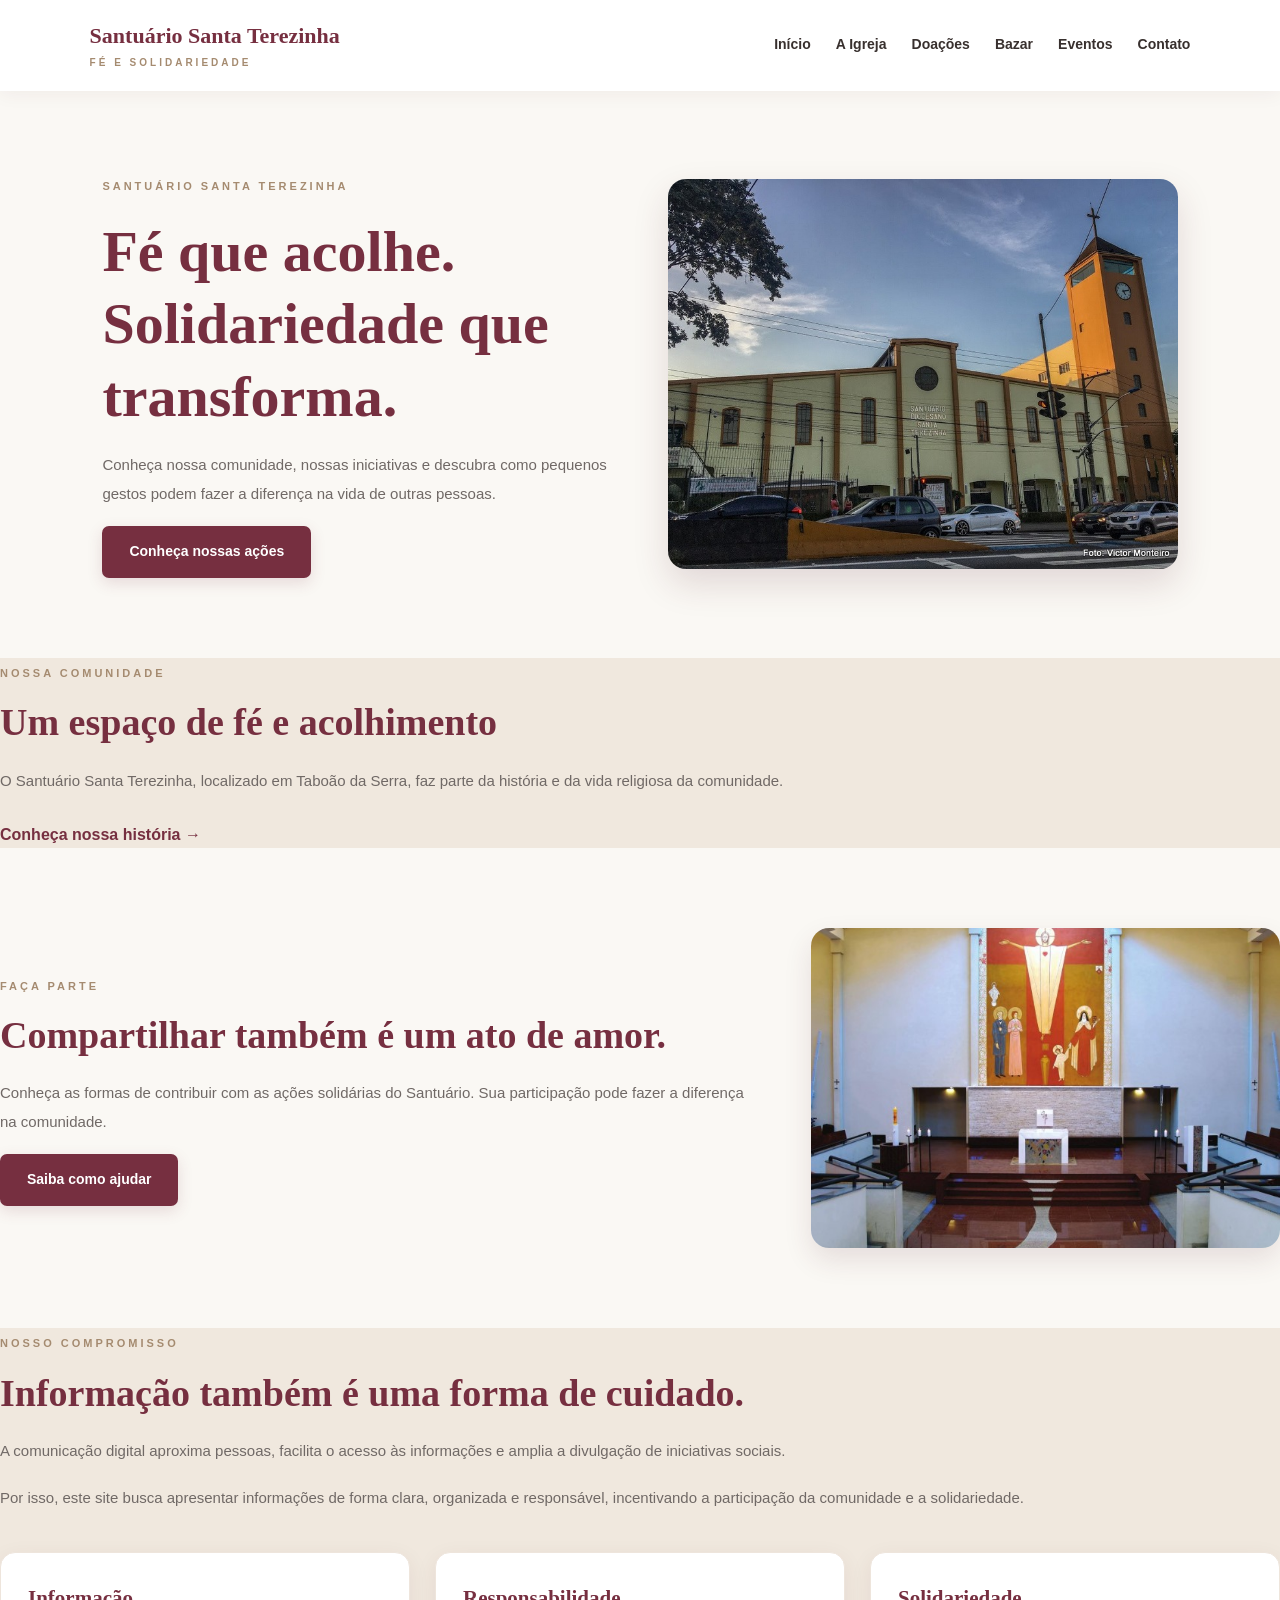
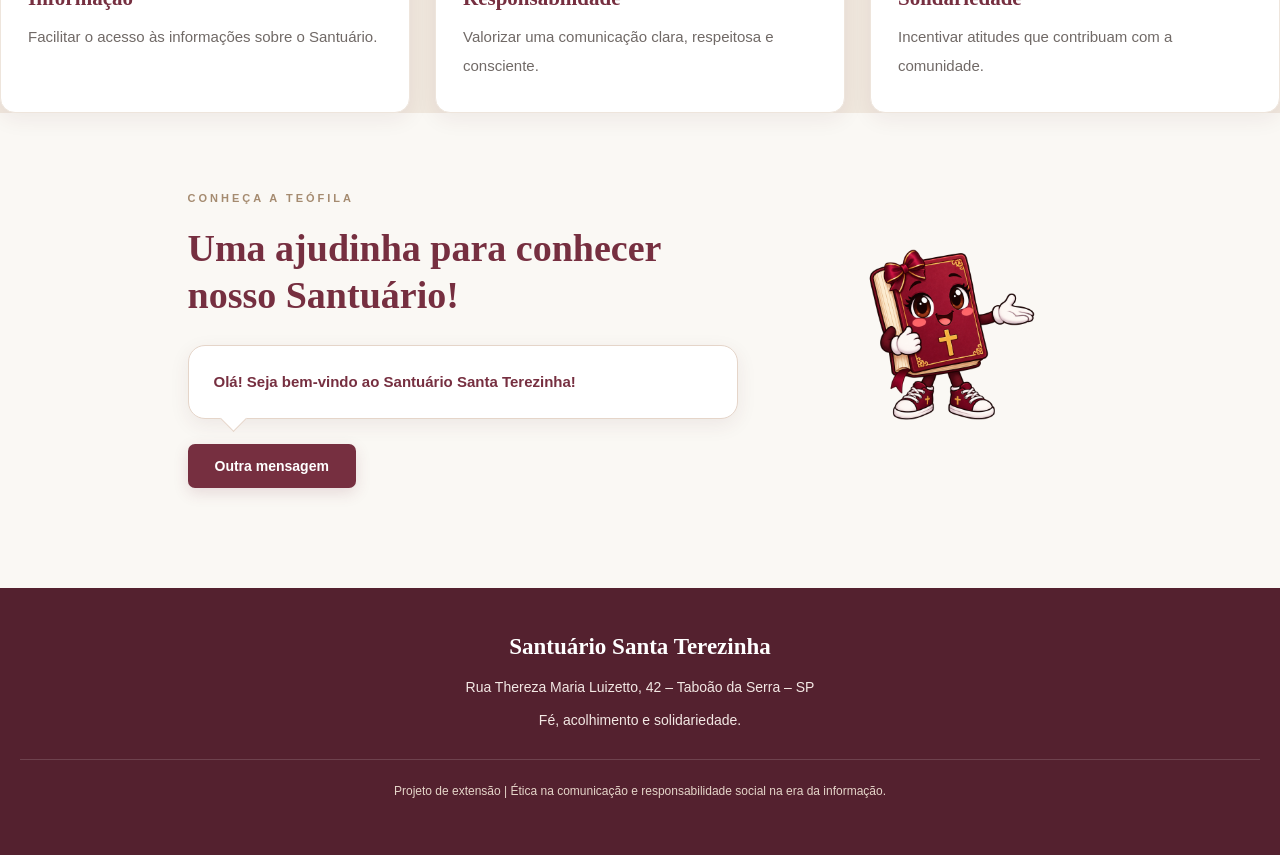
<file: index.html>
<!DOCTYPE html>
<html lang="pt-BR">

<head>
    <meta charset="UTF-8">
    <meta name="viewport" content="width=device-width, initial-scale=1.0">

    <meta name="description" content="Conheça o Santuário Santa Terezinha, suas iniciativas, ações solidárias e formas de participação.">

    <title>Santuário Santa Terezinha</title>

    <link rel="stylesheet" href="css/style.css">
    <script src="js/script.js" defer></script>
</head>

<body>

    <header>
        <a href="index.html" class="logo">
            Santuário Santa Terezinha
            <span>FÉ E SOLIDARIEDADE</span>
        </a>

        <nav>
            <a href="index.html">Início</a>
            <a href="igreja.html">A Igreja</a>
            <a href="doacoes.html">Doações</a>
            <a href="bazar.html">Bazar</a>
            <a href="eventos.html">Eventos</a>
            <a href="contato.html">Contato</a>
        </nav>
    </header>

    <main>

        <!-- APRESENTAÇÃO PRINCIPAL -->
        <section class="inicio">

            <div class="texto-inicio">

                <span class="destaque">
                    SANTUÁRIO SANTA TEREZINHA
                </span>

                <h1>
                    Fé que acolhe.
                    <span>Solidariedade que transforma.</span>
                </h1>

                <p>
                    Conheça nossa comunidade, nossas iniciativas
                    e descubra como pequenos gestos podem fazer
                    a diferença na vida de outras pessoas.
                </p>

                <a href="doacoes.html" class="botao">
                    Conheça nossas ações
                </a>

            </div>

            <div class="imagem-inicio">
                <img src="imagens/fachada.jpg"
                     alt="Fachada do Santuário Santa Terezinha">
            </div>

        </section>


        <!-- APRESENTAÇÃO DA IGREJA -->
        <section class="apresentacao">

            <span class="destaque">NOSSA COMUNIDADE</span>

            <h2>Um espaço de fé e acolhimento</h2>

            <p>
                O Santuário Santa Terezinha, localizado em
                Taboão da Serra, faz parte da história e da
                vida religiosa da comunidade.
            </p>

            <a href="igreja.html" class="link">
                Conheça nossa história →
            </a>

        </section>


        <!-- SOLIDARIEDADE -->
        <section class="solidariedade">

            <div class="texto-solidariedade">

                <span class="destaque">FAÇA PARTE</span>

                <h2>Compartilhar também é um ato de amor.</h2>

                <p>
                    Conheça as formas de contribuir com as ações
                    solidárias do Santuário. Sua participação
                    pode fazer a diferença na comunidade.
                </p>

                <a href="doacoes.html" class="botao">
                    Saiba como ajudar
                </a>

            </div>

            <img src="imagens/altar.jpg"
                 alt="Interior do Santuário Santa Terezinha">

        </section>


        <!-- ÉTICA E RESPONSABILIDADE SOCIAL -->
        <section class="responsabilidade">

            <span class="destaque">NOSSO COMPROMISSO</span>

            <h2>Informação também é uma forma de cuidado.</h2>

            <p>
                A comunicação digital aproxima pessoas, facilita
                o acesso às informações e amplia a divulgação
                de iniciativas sociais.
            </p>

            <p>
                Por isso, este site busca apresentar informações
                de forma clara, organizada e responsável,
                incentivando a participação da comunidade e
                a solidariedade.
            </p>

            <div class="valores">

                <div class="valor">
                    <h3>Informação</h3>
                    <p>
                        Facilitar o acesso às informações
                        sobre o Santuário.
                    </p>
                </div>

                <div class="valor">
                    <h3>Responsabilidade</h3>
                    <p>
                        Valorizar uma comunicação clara,
                        respeitosa e consciente.
                    </p>
                </div>

                <div class="valor">
                    <h3>Solidariedade</h3>
                    <p>
                        Incentivar atitudes que contribuam
                        com a comunidade.
                    </p>
                </div>

            </div>

        </section>


        <!-- MASCOTE TEÓFILA -->
        <section class="mascote-area">

            <div class="mascote-texto">

                <span class="destaque">CONHEÇA A TEÓFILA</span>

                <h2>Uma ajudinha para conhecer nosso Santuário!</h2>

                <div class="balao-fala" aria-live="polite">
                    <p id="mensagem-teofila">
                        Olá! Seja bem-vindo ao Santuário Santa Terezinha!
                    </p>
                </div>

                <button class="botao botao-mensagem" id="nova-mensagem">
                    Outra mensagem
                </button>

            </div>

            <div class="mascote-imagem">
                <img src="imagens/teofila.webp" alt="Teófila">
                     
            </div>

        </section>

    </main>


    <footer>

        <h3>Santuário Santa Terezinha</h3>

        <p>Rua Thereza Maria Luizetto, 42 – Taboão da Serra – SP</p>

        <p>Fé, acolhimento e solidariedade.</p>

        <p class="credito">
            Projeto de extensão | Ética na comunicação e
            responsabilidade social na era da informação.
        </p>

    </footer>

</body>
</html>
</file>
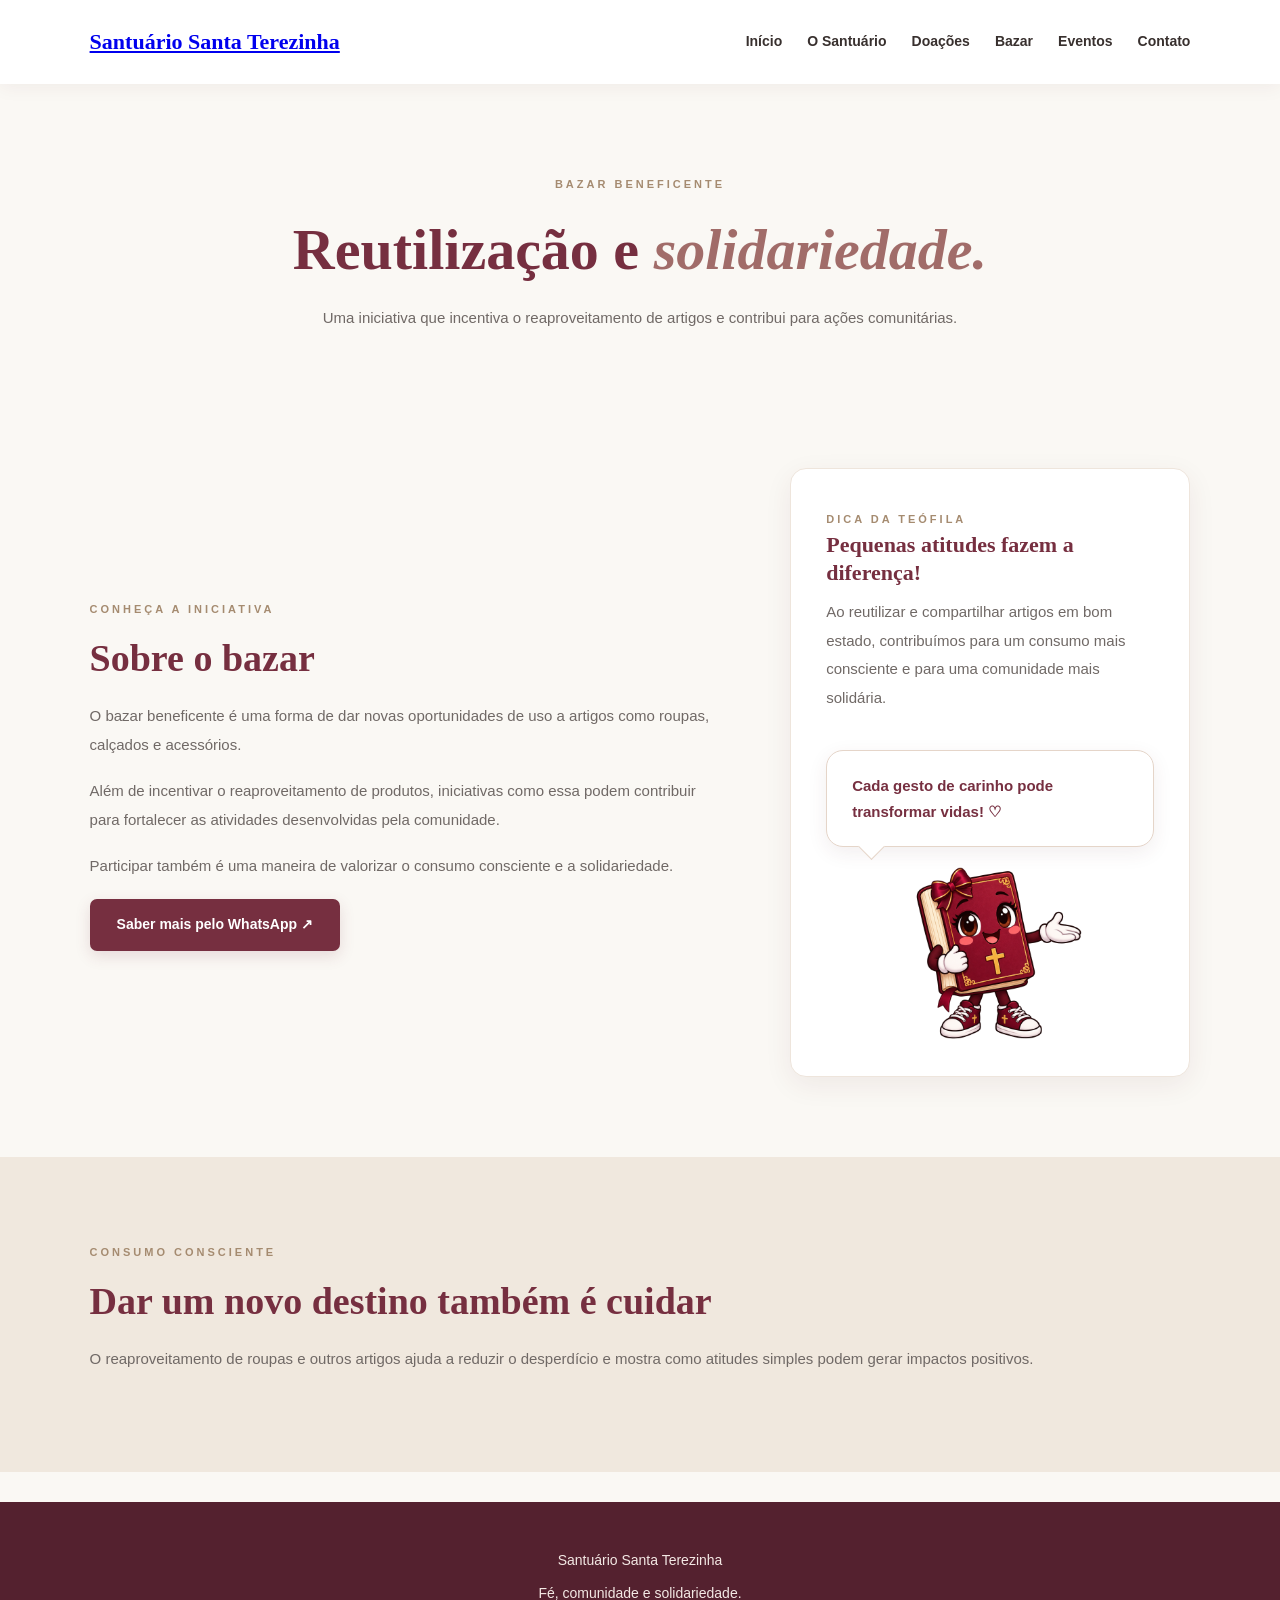
<file: bazar.html>
<!DOCTYPE html>
<html lang="pt-BR">
<head>
    <meta charset="UTF-8">
    <meta name="viewport" content="width=device-width, initial-scale=1.0">
    <meta name="description" content="Conheça o bazar beneficente do Santuário Santa Terezinha.">
    <title>Bazar | Santuário Santa Terezinha</title>
    <link rel="stylesheet" href="css/style.css">
    <script src="js/script.js" defer></script>
</head>

<body data-page="bazar">
    <div id="site-header"></div>

    <main>
        <section class="page-hero container">
            <span class="eyebrow">BAZAR BENEFICENTE</span>
            <h1>Reutilização e <em>solidariedade.</em></h1>
            <p>
                Uma iniciativa que incentiva o reaproveitamento
                de artigos e contribui para ações comunitárias.
            </p>
        </section>

        <section class="section container two-column">
            <div>
                <span class="eyebrow">CONHEÇA A INICIATIVA</span>
                <h2>Sobre o bazar</h2>

                <p>
                    O bazar beneficente é uma forma de dar novas
                    oportunidades de uso a artigos como roupas,
                    calçados e acessórios.
                </p>

                <p>
                    Além de incentivar o reaproveitamento de produtos,
                    iniciativas como essa podem contribuir para
                    fortalecer as atividades desenvolvidas pela
                    comunidade.
                </p>

                <p>
                    Participar também é uma maneira de valorizar
                    o consumo consciente e a solidariedade.
                </p>

                <a class="button"
                   href="https://wa.me/5511947776209"
                   target="_blank"
                   rel="noopener">
                    Saber mais pelo WhatsApp ↗
                </a>
            </div>

            <aside class="info-panel">
               <span class="eyebrow">DICA DA TEÓFILA</span>

               <h3>Pequenas atitudes fazem a diferença!</h3>

               <p>
                Ao reutilizar e compartilhar artigos em bom estado,
                contribuímos para um consumo mais consciente
                e para uma comunidade mais solidária.
               </p>

               <div class="speech-bubble">
                Cada gesto de carinho pode transformar vidas! ♡
              </div>

               <img class="small-mascot"
               src="imagens/teofila.webp"
              alt="Teófila">
           </aside>
        </section>

        <section class="section soft-section">
            <div class="container">
                <span class="eyebrow">CONSUMO CONSCIENTE</span>
                <h2>Dar um novo destino também é cuidar</h2>

                <p>
                    O reaproveitamento de roupas e outros artigos
                    ajuda a reduzir o desperdício e mostra como
                    atitudes simples podem gerar impactos positivos.
                </p>
            </div>
        </section>
    </main>

    <div id="site-footer"></div>
</body>
</html>
</file>
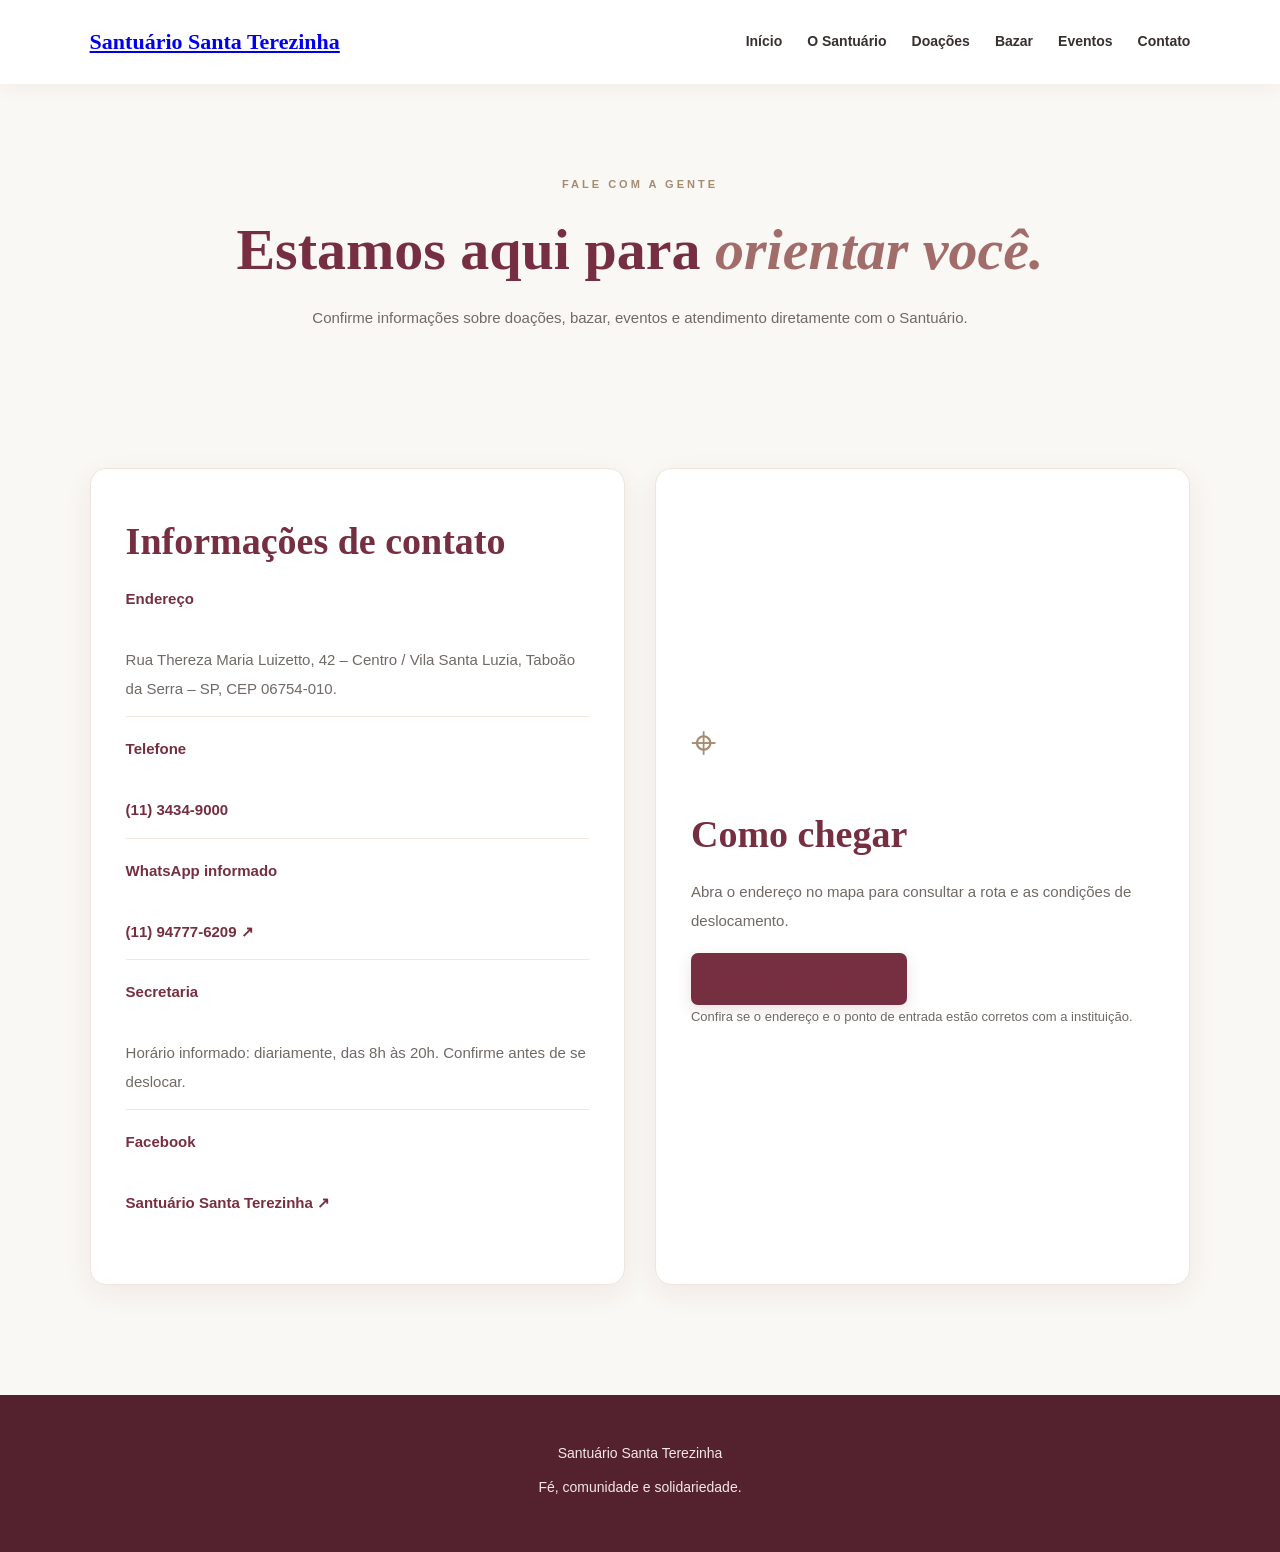
<file: contato.html>
<!DOCTYPE html>
<html lang="pt-BR">
<head>
  <meta charset="UTF-8"><meta name="viewport" content="width=device-width, initial-scale=1.0">
  <meta name="description" content="Entre em contato com o Santuário Santa Terezinha em Taboão da Serra.">
  <title>Contato | Santuário Santa Terezinha</title><link rel="stylesheet" href="css/style.css"><script src="js/script.js" defer></script>
</head>
<body data-page="contato">
  <div id="site-header"></div>
  <main>
    <section class="page-hero container"><span class="eyebrow">FALE COM A GENTE</span><h1>Estamos aqui para <em>orientar você.</em></h1><p>Confirme informações sobre doações, bazar, eventos e atendimento diretamente com o Santuário.</p></section>
    <section class="section container contact-grid">
      <div class="info-panel"><h2>Informações de contato</h2><p><strong>Endereço</strong><br>Rua Thereza Maria Luizetto, 42 – Centro / Vila Santa Luzia, Taboão da Serra – SP, CEP 06754-010.</p><p><strong>Telefone</strong><br><a href="tel:+551134349000">(11) 3434-9000</a></p><p><strong>WhatsApp informado</strong><br><a href="https://wa.me/5511947776209" target="_blank" rel="noopener">(11) 94777-6209 ↗</a></p><p><strong>Secretaria</strong><br>Horário informado: diariamente, das 8h às 20h. Confirme antes de se deslocar.</p><p><strong>Facebook</strong><br><a href="https://www.facebook.com/ss.terezinha.taboao/" target="_blank" rel="noopener">Santuário Santa Terezinha ↗</a></p></div>
      <div class="map-panel"><div class="map-icon">⌖</div><h2>Como chegar</h2><p>Abra o endereço no mapa para consultar a rota e as condições de deslocamento.</p><a class="button" href="https://www.google.com/maps/search/?api=1&query=Rua+Thereza+Maria+Luizetto+42+Taboao+da+Serra" target="_blank" rel="noopener">Abrir no Google Maps ↗</a><p class="small-note">Confira se o endereço e o ponto de entrada estão corretos com a instituição.</p></div>
    </section>
  </main>
  <div id="site-footer"></div>
</body></html>
</file>
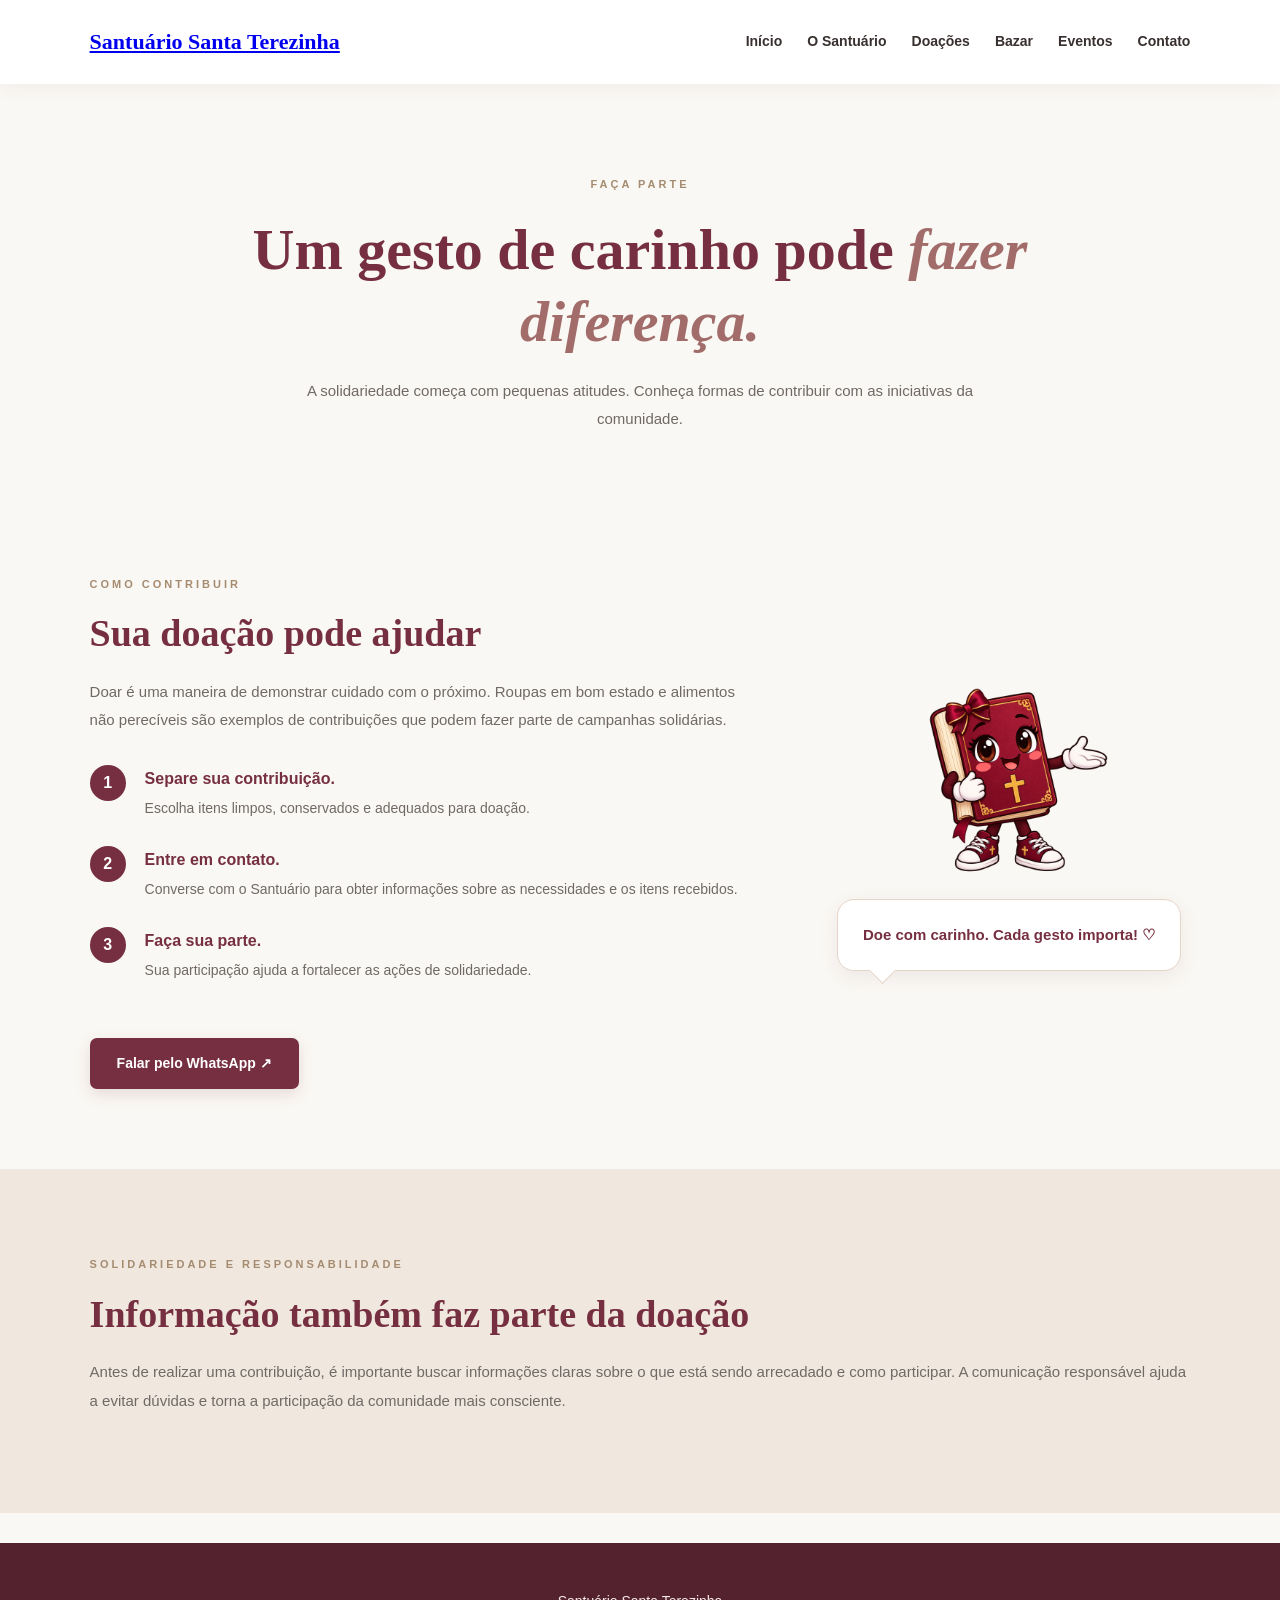
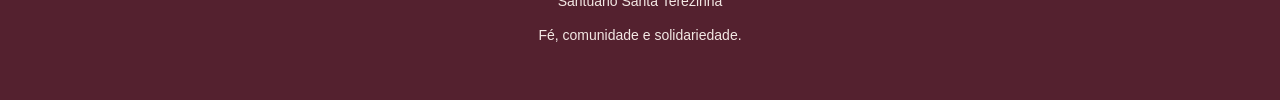
<file: doacoes.html>
<!DOCTYPE html>
<html lang="pt-BR">
<head>
    <meta charset="UTF-8">
    <meta name="viewport" content="width=device-width, initial-scale=1.0">
    <meta name="description" content="Saiba como contribuir com as iniciativas solidárias do Santuário Santa Terezinha.">
    <title>Doações | Santuário Santa Terezinha</title>
    <link rel="stylesheet" href="css/style.css">
    <script src="js/script.js" defer></script>
</head>

<body data-page="doacoes">
    <div id="site-header"></div>

    <main>
        <section class="page-hero container">
            <span class="eyebrow">FAÇA PARTE</span>
            <h1>Um gesto de carinho pode <em>fazer diferença.</em></h1>
            <p>
                A solidariedade começa com pequenas atitudes.
                Conheça formas de contribuir com as iniciativas da comunidade.
            </p>
        </section>

        <section class="section container">
            <div class="donation-layout">

                <div>
                    <span class="eyebrow">COMO CONTRIBUIR</span>
                    <h2>Sua doação pode ajudar</h2>

                    <p>
                        Doar é uma maneira de demonstrar cuidado com
                        o próximo. Roupas em bom estado e alimentos
                        não perecíveis são exemplos de contribuições
                        que podem fazer parte de campanhas solidárias.
                    </p>

                    <ol class="steps">
                        <li>
                            <strong>Separe sua contribuição.</strong>
                            <span>
                                Escolha itens limpos, conservados e
                                adequados para doação.
                            </span>
                        </li>

                        <li>
                            <strong>Entre em contato.</strong>
                            <span>
                                Converse com o Santuário para obter
                                informações sobre as necessidades
                                e os itens recebidos.
                            </span>
                        </li>

                        <li>
                            <strong>Faça sua parte.</strong>
                            <span>
                                Sua participação ajuda a fortalecer
                                as ações de solidariedade.
                            </span>
                        </li>
                    </ol>

                    <a class="button"
                       href="https://wa.me/5511947776209"
                       target="_blank"
                       rel="noopener">
                        Falar pelo WhatsApp ↗
                    </a>
                </div>

                <div class="donation-art">
                    <img src="imagens/teofila.webp"
                         alt="Teófila, mascote do site">

                    <div class="speech-bubble">
                        Doe com carinho. Cada gesto importa! ♡
                    </div>
                </div>

            </div>
        </section>

        <section class="section soft-section">
            <div class="container">
                <span class="eyebrow">SOLIDARIEDADE E RESPONSABILIDADE</span>
                <h2>Informação também faz parte da doação</h2>

                <p>
                    Antes de realizar uma contribuição, é importante
                    buscar informações claras sobre o que está sendo
                    arrecadado e como participar. A comunicação
                    responsável ajuda a evitar dúvidas e torna a
                    participação da comunidade mais consciente.
                </p>
            </div>
        </section>
    </main>

    <div id="site-footer"></div>
</body>
</html>
</file>
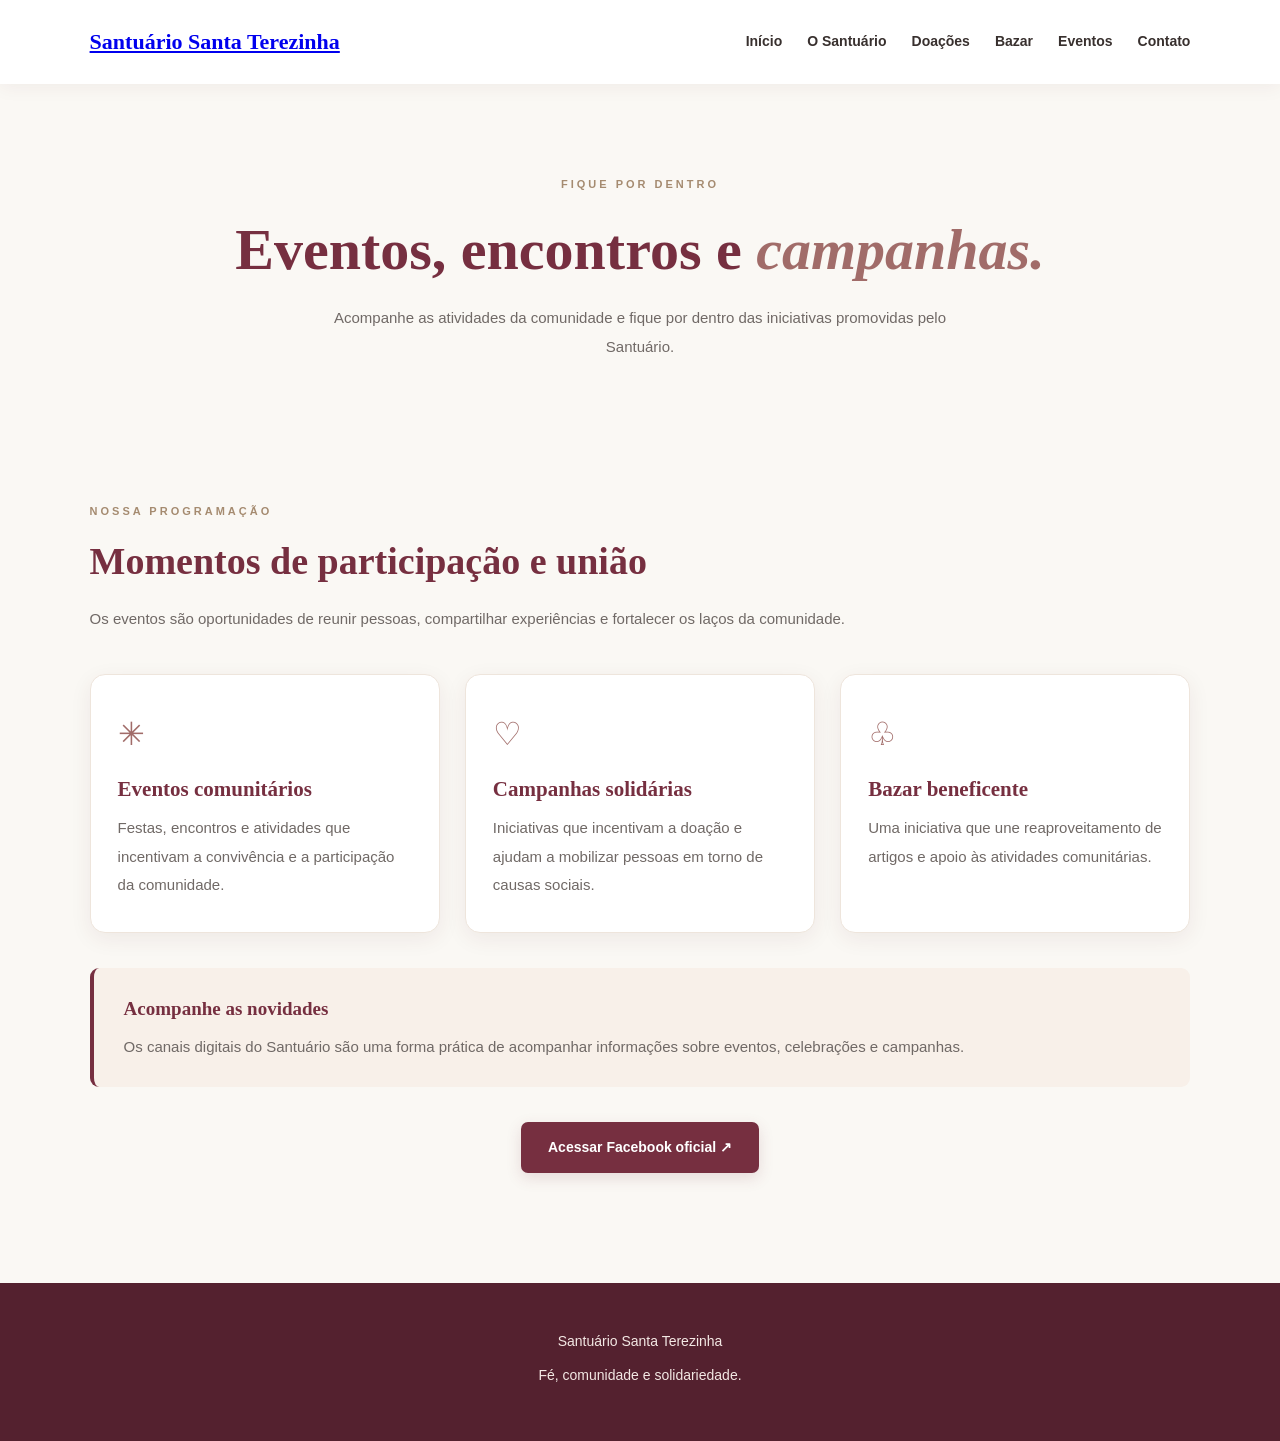
<file: eventos.html>
<!DOCTYPE html>
<html lang="pt-BR">
<head>
    <meta charset="UTF-8">
    <meta name="viewport" content="width=device-width, initial-scale=1.0">
    <meta name="description" content="Conheça as atividades, eventos e campanhas do Santuário Santa Terezinha.">
    <title>Eventos | Santuário Santa Terezinha</title>
    <link rel="stylesheet" href="css/style.css">
    <script src="js/script.js" defer></script>
</head>

<body data-page="eventos">
    <div id="site-header"></div>

    <main>
        <section class="page-hero container">
            <span class="eyebrow">FIQUE POR DENTRO</span>
            <h1>Eventos, encontros e <em>campanhas.</em></h1>
            <p>
                Acompanhe as atividades da comunidade e fique por dentro
                das iniciativas promovidas pelo Santuário.
            </p>
        </section>

        <section class="section container">
            <span class="eyebrow">NOSSA PROGRAMAÇÃO</span>
            <h2>Momentos de participação e união</h2>

            <p>
                Os eventos são oportunidades de reunir pessoas,
                compartilhar experiências e fortalecer os laços
                da comunidade.
            </p>

            <div class="event-grid">
                <article class="event-card">
                    <span class="event-symbol">✳</span>
                    <h3>Eventos comunitários</h3>
                    <p>
                        Festas, encontros e atividades que incentivam
                        a convivência e a participação da comunidade.
                    </p>
                </article>

                <article class="event-card">
                    <span class="event-symbol">♡</span>
                    <h3>Campanhas solidárias</h3>
                    <p>
                        Iniciativas que incentivam a doação e ajudam
                        a mobilizar pessoas em torno de causas sociais.
                    </p>
                </article>

                <article class="event-card">
                    <span class="event-symbol">♧</span>
                    <h3>Bazar beneficente</h3>
                    <p>
                        Uma iniciativa que une reaproveitamento de
                        artigos e apoio às atividades comunitárias.
                    </p>
                </article>
            </div>

            <div class="notice">
                <strong>Acompanhe as novidades</strong>
                <p>
                    Os canais digitais do Santuário são uma forma prática
                    de acompanhar informações sobre eventos, celebrações
                    e campanhas.
                </p>
            </div>

            <div class="center">
                <a class="button"
                   href="https://www.facebook.com/ss.terezinha.taboao/"
                   target="_blank"
                   rel="noopener">
                    Acessar Facebook oficial ↗
                </a>
            </div>
        </section>
    </main>

    <div id="site-footer"></div>
</body>
</html>
</file>
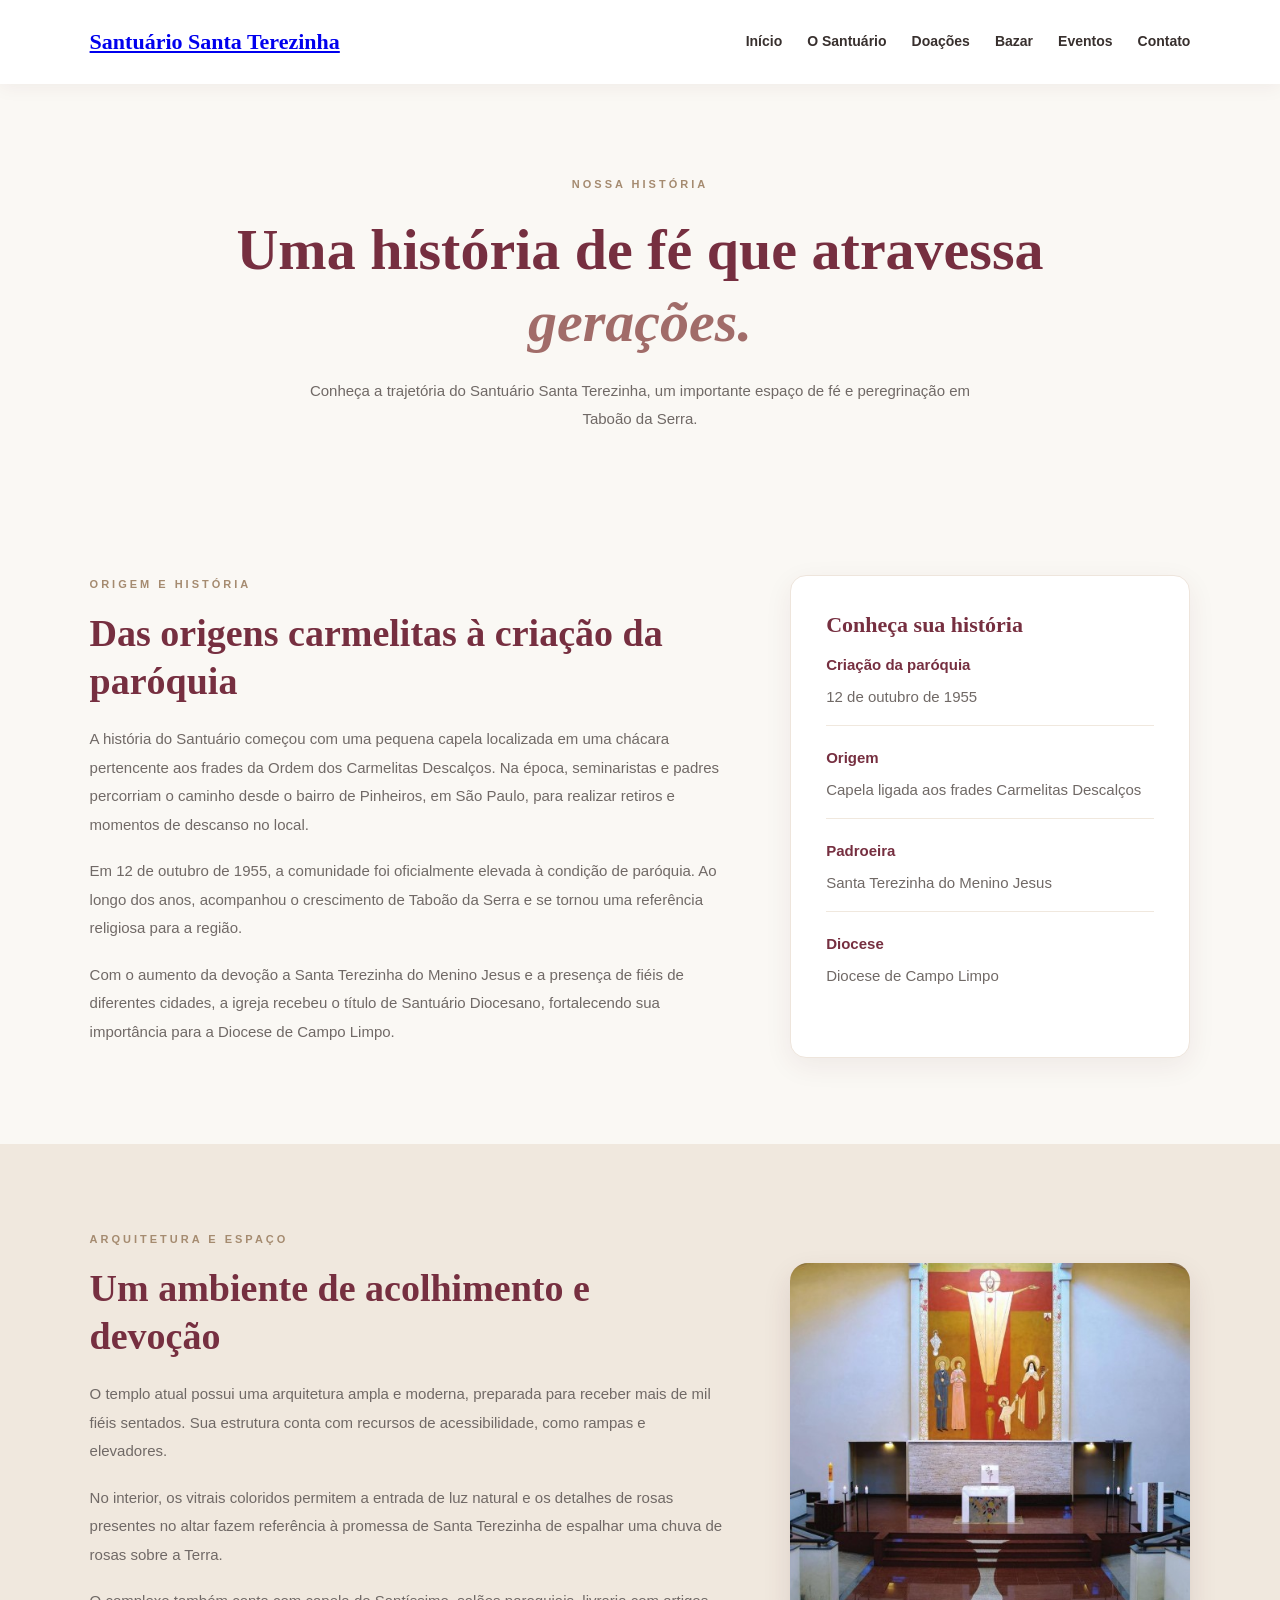
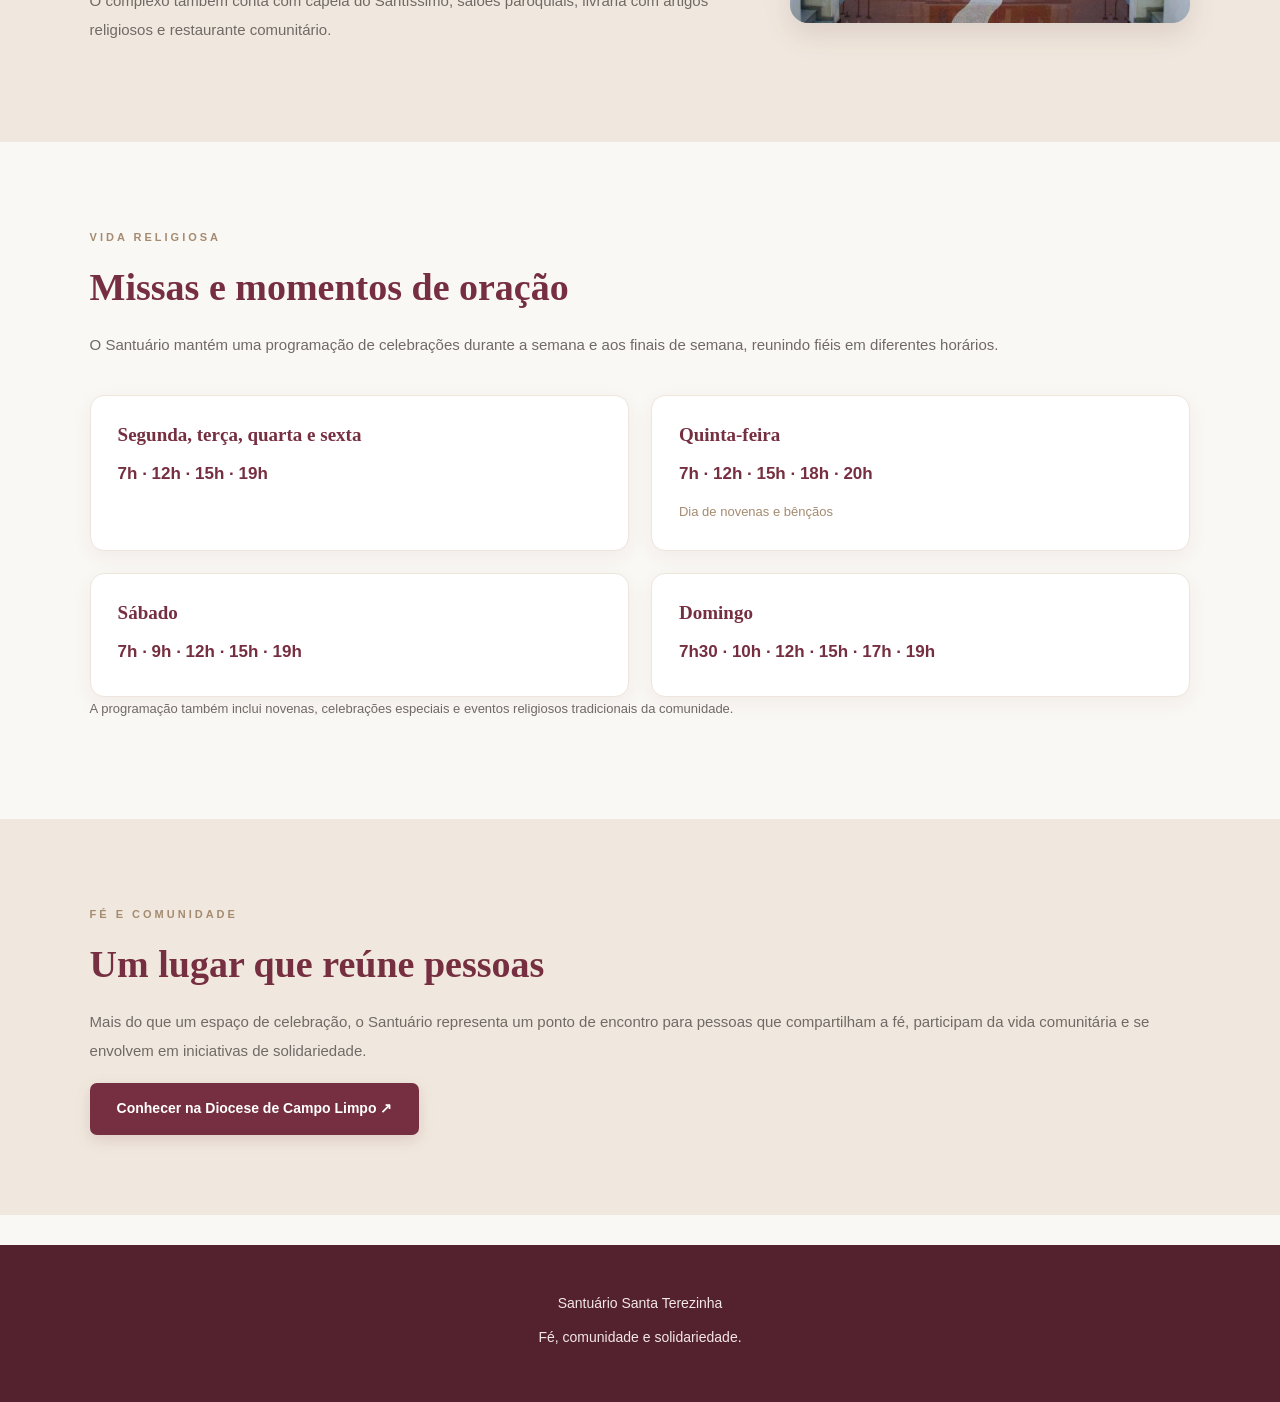
<file: igreja.html>
<!DOCTYPE html>
<html lang="pt-BR">
<head>
    <meta charset="UTF-8">
    <meta name="viewport" content="width=device-width, initial-scale=1.0">
    <meta name="description" content="Conheça a história, a arquitetura e a vida religiosa do Santuário Santa Terezinha.">
    <title>A Igreja | Santuário Santa Terezinha</title>
    <link rel="stylesheet" href="css/style.css">
    <script src="js/script.js" defer></script>
</head>

<body data-page="igreja">
    <div id="site-header"></div>

    <main>
        <section class="page-hero container">
            <span class="eyebrow">NOSSA HISTÓRIA</span>
            <h1>Uma história de fé que atravessa <em>gerações.</em></h1>
            <p>
                Conheça a trajetória do Santuário Santa Terezinha,
                um importante espaço de fé e peregrinação em Taboão da Serra.
            </p>
        </section>

        <section class="section container two-column">
            <div>
                <span class="eyebrow">ORIGEM E HISTÓRIA</span>
                <h2>Das origens carmelitas à criação da paróquia</h2>

                <p>
                    A história do Santuário começou com uma pequena capela
                    localizada em uma chácara pertencente aos frades da
                    Ordem dos Carmelitas Descalços. Na época, seminaristas
                    e padres percorriam o caminho desde o bairro de
                    Pinheiros, em São Paulo, para realizar retiros e
                    momentos de descanso no local.
                </p>

                <p>
                    Em 12 de outubro de 1955, a comunidade foi oficialmente
                    elevada à condição de paróquia. Ao longo dos anos,
                    acompanhou o crescimento de Taboão da Serra e se
                    tornou uma referência religiosa para a região.
                </p>

                <p>
                    Com o aumento da devoção a Santa Terezinha do Menino
                    Jesus e a presença de fiéis de diferentes cidades,
                    a igreja recebeu o título de Santuário Diocesano,
                    fortalecendo sua importância para a Diocese de Campo Limpo.
                </p>
            </div>

            <aside class="info-panel">
                <h3>Conheça sua história</h3>

                <p>
                    <strong>Criação da paróquia</strong>
                    12 de outubro de 1955
                </p>

                <p>
                    <strong>Origem</strong>
                    Capela ligada aos frades Carmelitas Descalços
                </p>

                <p>
                    <strong>Padroeira</strong>
                    Santa Terezinha do Menino Jesus
                </p>

                <p>
                    <strong>Diocese</strong>
                    Diocese de Campo Limpo
                </p>
            </aside>
        </section>

        <section class="section soft-section">
            <div class="container two-column">
                <div>
                    <span class="eyebrow">ARQUITETURA E ESPAÇO</span>
                    <h2>Um ambiente de acolhimento e devoção</h2>

                    <p>
                        O templo atual possui uma arquitetura ampla e
                        moderna, preparada para receber mais de mil fiéis
                        sentados. Sua estrutura conta com recursos de
                        acessibilidade, como rampas e elevadores.
                    </p>

                    <p>
                        No interior, os vitrais coloridos permitem a
                        entrada de luz natural e os detalhes de rosas
                        presentes no altar fazem referência à promessa
                        de Santa Terezinha de espalhar uma chuva de rosas
                        sobre a Terra.
                    </p>

                    <p>
                        O complexo também conta com capela do Santíssimo,
                        salões paroquiais, livraria com artigos religiosos
                        e restaurante comunitário.
                    </p>
                </div>

                <div class="church-image">
                    <img src="imagens/altar.jpg"
                         alt="Interior do Santuário Santa Terezinha, com altar e decoração religiosa">
                </div>
            </div>
        </section>

        <section class="section container">
            <span class="eyebrow">VIDA RELIGIOSA</span>
            <h2>Missas e momentos de oração</h2>

            <p>
                O Santuário mantém uma programação de celebrações
                durante a semana e aos finais de semana, reunindo
                fiéis em diferentes horários.
            </p>

            <div class="mass-grid">
                <article class="mass-card">
                    <h3>Segunda, terça, quarta e sexta</h3>
                    <p>7h · 12h · 15h · 19h</p>
                </article>

                <article class="mass-card">
                    <h3>Quinta-feira</h3>
                    <p>7h · 12h · 15h · 18h · 20h</p>
                    <span>Dia de novenas e bênçãos</span>
                </article>

                <article class="mass-card">
                    <h3>Sábado</h3>
                    <p>7h · 9h · 12h · 15h · 19h</p>
                </article>

                <article class="mass-card">
                    <h3>Domingo</h3>
                    <p>7h30 · 10h · 12h · 15h · 17h · 19h</p>
                </article>
            </div>

            <p class="small-note">
                A programação também inclui novenas, celebrações especiais
                e eventos religiosos tradicionais da comunidade.
            </p>
        </section>

        <section class="section soft-section">
            <div class="container">
                <span class="eyebrow">FÉ E COMUNIDADE</span>
                <h2>Um lugar que reúne pessoas</h2>

                <p>
                    Mais do que um espaço de celebração, o Santuário
                    representa um ponto de encontro para pessoas que
                    compartilham a fé, participam da vida comunitária
                    e se envolvem em iniciativas de solidariedade.
                </p>

                <a class="button"
                   href="https://dcl.org.br/paroquias/paroquia-santa-terezinha"
                   target="_blank"
                   rel="noopener">
                    Conhecer na Diocese de Campo Limpo ↗
                </a>
            </div>
        </section>
    </main>

    <div id="site-footer"></div>
</body>
</html>
</file>
<file: css/style.css>
/* ========================================
    SANTUARIO SANTA TEREZINHA
    DESIGN PRINCIPAL
    ======================================== */

    * {
        margin: 0;
        padding: 0;
        box-sizing: border-box;
    }

    :root {
        --vinho: #762F40;
        --vinho-escuro: #54212F;
        --rosa: #A16C69;
        --bege: #A58B70;
        --creme: #FAF8F4;
        --bege-claro: #F0E8DE;
        --texto: #38302E;
        --texto-suave: #706966;
        --branco: #FFFFFF;
    }

    html {
        scroll-behavior: smooth;
    }

    body {
        font-family: Arial, sans-serif;
        background: var(--creme);
        color: var(--texto);
        line-height: 1.7;
    }

    img {
        max-width: 100%;
        display: block;
    }

    a {
        transition: 0.3s ease;
    }

    .container {
        width: 86%;
        max-width: 1180px;
        margin: auto;
    }

    /* ========================================
    CABEÇALHO E MENU
    ======================================== */

    header {
        width: 100%;
        background: rgba(255, 255, 255, 0.97);
        padding: 22px 7%;
        display: flex;
        justify-content: space-between;
        align-items: center;
        gap: 25px;
        flex-wrap: wrap;
        box-shadow: 0 3px 18px rgba(84, 33, 47, 0.06);
        position: relative;
        z-index: 10;
    }

    .logo {
        color: var(--vinho);
        font-family: Georgia, serif;
        font-size: 22px;
        font-weight: bold;
        text-decoration: none;
        line-height: 1.3;
    }

    .logo span {
        display: block;
        font-family: Arial, sans-serif;
        font-size: 10px;
        letter-spacing: 3px;
        margin-top: 5px;
        color: var(--bege);
    }

    nav {
        display: flex;
        align-items: center;
        justify-content: center;
        gap: 25px;
        flex-wrap: wrap;
    }

    nav a {
        text-decoration: none;
        color: var(--texto);
        font-size: 14px;
        font-weight: 600;
        padding: 8px 0;
        position: relative;
    }

    nav a:hover {
        color: var(--vinho);
    }

    nav a::after {
        content: "";
        position: absolute;
        left: 0;
        bottom: 0;
        width: 0;
        height: 2px;
        background: var(--vinho);
        transition: 0.3s;
    }

    nav a:hover::after {
        width: 100%;
    }

    /* ========================================
    TÍTULOS E TEXTOS
    ======================================== */

    h1, h2, h3 {
        font-family: Georgia, serif;
        color: var(--vinho);
        line-height: 1.25;
    }

    h1 {
        font-size: clamp(38px, 5vw, 58px);
        margin: 18px 0;
    }

    h1 em {
        color: var(--rosa);
        font-style: italic;
    }

    h2 {
        font-size: clamp(28px, 3vw, 38px);
        margin: 14px 0 20px;
    }

    h3 {
        font-size: 22px;
        margin-bottom: 12px;
    }

    p {
        color: var(--texto-suave);
        font-size: 15px;
        line-height: 1.9;
        margin-bottom: 18px;
    }

    .eyebrow,
    .destaque {
        color: var(--bege);
        font-size: 11px;
        font-weight: bold;
        letter-spacing: 3px;
        text-transform: uppercase;
    }

    /* ========================================
    PÁGINA INICIAL
    ======================================== */

    .hero,
    .inicio {
        min-height: 530px;
        padding: 80px 8%;
        display: flex;
        align-items: center;
        justify-content: space-between;
        gap: 55px;
    }

    .hero-text,
    .texto-inicio {
        flex: 1;
        max-width: 550px;
    }

    .hero-image,
    .imagem-inicio {
        flex: 1;
        min-width: 0;
    }

    .hero-image img,
    .imagem-inicio img {
        width: 100%;
        height: 390px;
        object-fit: cover;
        border-radius: 18px;
        box-shadow: 0 15px 35px rgba(84, 33, 47, 0.15);
    }

    .hero p,
    .texto-inicio p {
        max-width: 510px;
    }

    /* ========================================
    SEÇÕES GERAIS
    ======================================== */

    .section {
        padding-top: 80px;
        padding-bottom: 80px;
    }

    .soft-section,
    .apresentacao,
    .responsabilidade {
        background: var(--bege-claro);
    }

    .page-hero {
        padding-top: 85px;
        padding-bottom: 55px;
        text-align: center;
    }

    .page-hero h1 {
        max-width: 850px;
        margin: 18px auto;
    }

    .page-hero p {
        max-width: 680px;
        margin: 0 auto;
    }

    .two-column,
    .solidariedade {
        display: grid;
        grid-template-columns: 1.35fr 0.85fr;
        align-items: center;
        gap: 65px;
    }

    /* ========================================
    BOTÕES E LINKS
    ======================================== */

    .button,
    .botao {
        display: inline-block;
        background: var(--vinho);
        color: white;
        text-decoration: none;
        padding: 14px 27px;
        border-radius: 7px;
        font-size: 14px;
        font-weight: bold;
        border: none;
        cursor: pointer;
        box-shadow: 0 5px 15px rgba(118, 47, 64, 0.15);
        transition: 0.3s ease;
    }

    .button:hover,
    .botao:hover {
        background: var(--vinho-escuro);
        transform: translateY(-3px);
    }

    .text-link,
    .link {
        display: inline-block;
        color: var(--vinho);
        font-weight: bold;
        text-decoration: none;
        margin-top: 8px;
    }

    .text-link:hover,
    .link:hover {
        color: var(--rosa);
    }

    /* ========================================
    PAINÉIS DE INFORMAÇÃO
    ======================================== */

    .info-panel,
    .map-panel {
        background: white;
        padding: 35px;
        border-radius: 16px;
        box-shadow: 0 8px 28px rgba(84, 33, 47, 0.07);
        border: 1px solid #EEE5DC;
    }

    .info-panel p {
        border-bottom: 1px solid #F0E8DE;
        padding-bottom: 13px;
    }

    .info-panel p:last-of-type {
        border-bottom: none;
    }

    .info-panel strong {
        display: block;
        color: var(--vinho);
        margin-bottom: 4px;
    }

    .info-panel a,
    .contact-grid a {
        color: var(--vinho);
        text-decoration: none;
        font-weight: bold;
    }

    /* ========================================
    SOLIDARIEDADE
    ======================================== */

    .solidariedade {
        padding-top: 80px;
        padding-bottom: 80px;
    }

    .solidariedade img {
        width: 100%;
        height: 320px;
        object-fit: cover;
        border-radius: 18px;
        box-shadow: 0 12px 28px rgba(84, 33, 47, 0.12);
    }

    /* ========================================
    CARTÕES DE VALORES E EVENTOS
    ======================================== */

    .valores,
    .event-grid {
        display: grid;
        grid-template-columns: repeat(3, 1fr);
        gap: 25px;
        margin-top: 40px;
    }

    .valor,
    .event-card {
        background: white;
        padding: 32px 27px;
        border-radius: 15px;
        box-shadow: 0 6px 22px rgba(84, 33, 47, 0.07);
        border: 1px solid #EEE5DC;
        transition: 0.3s ease;
    }

    .valor:hover,
    .event-card:hover {
        transform: translateY(-6px);
        box-shadow: 0 12px 28px rgba(84, 33, 47, 0.12);
    }

    .valor h3,
    .event-card h3 {
        color: var(--vinho);
        font-size: 21px;
    }

    .valor p,
    .event-card p {
        margin-bottom: 0;
    }

    .event-symbol {
        display: block;
        font-size: 32px;
        color: var(--rosa);
        margin-bottom: 15px;
    }

    /* ========================================
    AVISOS
    ======================================== */

    .notice {
        background: #F8F0E9;
        border-left: 4px solid var(--vinho);
        padding: 25px 30px;
        border-radius: 9px;
        margin: 35px 0;
    }

    .notice strong {
        color: var(--vinho);
        font-family: Georgia, serif;
        font-size: 19px;
    }

    .notice p {
        margin: 8px 0 0;
    }

    .status {
        display: inline-block;
        color: var(--vinho);
        background: #F5EAE7;
        border-radius: 20px;
        padding: 6px 12px;
        font-size: 12px;
        margin-top: 18px;
    }

    .center {
        text-align: center;
        margin-top: 25px;
    }

    .muted,
    .small-note {
        color: var(--texto-suave);
        font-size: 13px;
    }

    /* ========================================
    DOAÇÕES
    ======================================== */

    .donation-layout {
        display: grid;
        grid-template-columns: 1.3fr 0.7fr;
        align-items: center;
        gap: 65px;
    }

    .steps {
        list-style: none;
        counter-reset: passos;
        margin: 30px 0;
    }

    .steps li {
        counter-increment: passos;
        position: relative;
        padding: 0 0 25px 55px;
    }

    .steps li::before {
        content: counter(passos);
        position: absolute;
        left: 0;
        top: 0;
        width: 36px;
        height: 36px;
        display: flex;
        align-items: center;
        justify-content: center;
        border-radius: 50%;
        background: var(--vinho);
        color: white;
        font-weight: bold;
    }

    .steps strong,
    .steps span {
        display: block;
    }

    .steps strong {
        color: var(--vinho);
        margin-bottom: 5px;
    }

    .steps span {
        color: var(--texto-suave);
        font-size: 14px;
        line-height: 1.7;
    }

    .donation-art {
        display: flex;
        flex-direction: column;
        align-items: center;
        justify-content: center;
    }

    .donation-art img {
        width: 100%;
        max-width: 280px;
        max-height: 350px;
        object-fit: contain;
    }

    /* ========================================
    TEÓFILA E BALÃO DE FALA
    ======================================== */

    .mascote-area {
        padding: 70px 8%;
        display: flex;
        align-items: center;
        justify-content: center;
        gap: 55px;
    }

    .mascote-texto {
        flex: 1;
        max-width: 550px;
    }

    .mascote-imagem {
        flex: 0 1 300px;
        display: flex;
        justify-content: center;
    }

    .mascote-imagem img,
    .small-mascot {
        width: 100%;
        max-width: 260px;
        height: auto;
        object-fit: contain;
    }

    .small-mascot {
        display: block;
        margin: 20px auto 0;
        max-height: 230px;
    }

    .speech-bubble,
    .balao-fala {
        position: relative;
        background: white;
        border: 1px solid #E5D5C9;
        border-radius: 17px;
        padding: 22px 25px;
        margin: 25px 0;
        box-shadow: 0 6px 20px rgba(84, 33, 47, 0.08);
    }

    .speech-bubble::after,
    .balao-fala::after {
        content: "";
        position: absolute;
        left: 35px;
        bottom: -10px;
        width: 18px;
        height: 18px;
        background: white;
        border-right: 1px solid #E5D5C9;
        border-bottom: 1px solid #E5D5C9;
        transform: rotate(45deg);
    }

    .speech-bubble,
    .speech-bubble p,
    .balao-fala p {
        color: var(--vinho);
        font-size: 15px;
        font-weight: 600;
        margin-bottom: 0;
    }

    /* ========================================
    CONTATO E MAPA
    ======================================== */

    .contact-grid {
        display: grid;
        grid-template-columns: 1fr 1fr;
        align-items: stretch;
        gap: 30px;
    }

    .contact-grid .info-panel,
    .contact-grid .map-panel {
        height: 100%;
    }

    .map-panel {
        display: flex;
        flex-direction: column;
        align-items: flex-start;
        justify-content: center;
    }

    .map-icon {
        font-size: 45px;
        color: var(--bege);
        margin-bottom: 15px;
    }

    /* ========================================
    RODAPÉ
    ======================================== */

    footer {
        background: var(--vinho-escuro);
        color: white;
        text-align: center;
        padding: 45px 20px;
        margin-top: 30px;
    }

    footer h3 {
        color: white;
        font-size: 23px;
        margin-bottom: 12px;
    }

    footer p {
        color: #F3E8E4;
        font-size: 14px;
        margin-bottom: 7px;
    }

    footer .credito {
        border-top: 1px solid rgba(255,255,255,0.15);
        padding-top: 20px;
        margin-top: 25px;
        font-size: 12px;
        color: #E5D5C9;
    }

    /* ========================================
    RESPONSIVIDADE
    ======================================== */

    @media (max-width: 850px) {

        header {
            justify-content: center;
            text-align: center;
        }

        nav {
            gap: 15px;
        }

        .hero,
        .inicio,
        .solidariedade,
        .mascote-area {
            flex-direction: column;
            text-align: center;
        }

        .two-column,
        .donation-layout,
        .contact-grid {
            grid-template-columns: 1fr;
        }

        .hero-image img,
        .imagem-inicio img {
            height: 300px;
        }

        .valores,
        .event-grid {
            grid-template-columns: 1fr;
        }

        .hero-text,
        .texto-inicio {
            max-width: 100%;
        }

        .speech-bubble::after,
        .balao-fala::after {
            display: none;
        }

        .mascote-imagem {
            max-width: 230px;
            margin: auto;
        }
    }

    @media (max-width: 500px) {

        .container {
            width: 90%;
        }

        header {
            padding: 20px 5%;
        }

        nav {
            gap: 12px;
        }

        nav a {
            font-size: 12px;
        }

        .section {
            padding-top: 55px;
            padding-bottom: 55px;
        }

        .page-hero {
            padding-top: 55px;
            padding-bottom: 35px;
        }

        .info-panel,
        .map-panel {
            padding: 25px;
        }

        .button,
        .botao {
            padding: 13px 20px;
        }
    }

/* ========================================
   HISTÓRIA DA IGREJA E HORÁRIOS DE MISSAS
======================================== */

.church-image {
    display: flex;
    align-items: center;
}

.church-image img {
    width: 100%;
    height: 360px;
    object-fit: cover;
    border-radius: 18px;
    box-shadow: 0 12px 28px rgba(84, 33, 47, 0.12);
}

.mass-grid {
    display: grid;
    grid-template-columns: repeat(2, 1fr);
    gap: 22px;
    margin-top: 35px;
}

.mass-card {
    background: white;
    padding: 27px;
    border: 1px solid #EEE5DC;
    border-radius: 14px;
    box-shadow: 0 6px 20px rgba(84, 33, 47, 0.06);
}

.mass-card h3 {
    font-size: 19px;
    margin-bottom: 12px;
}

.mass-card p {
    color: #762F40;
    font-size: 17px;
    font-weight: bold;
    margin: 0;
}

.mass-card span {
    display: block;
    margin-top: 10px;
    color: #A58B70;
    font-size: 13px;
}

@media (max-width: 650px) {
    .mass-grid {
        grid-template-columns: 1fr;
    }

    .church-image img {
        height: 260px;
    }
}
</file>
